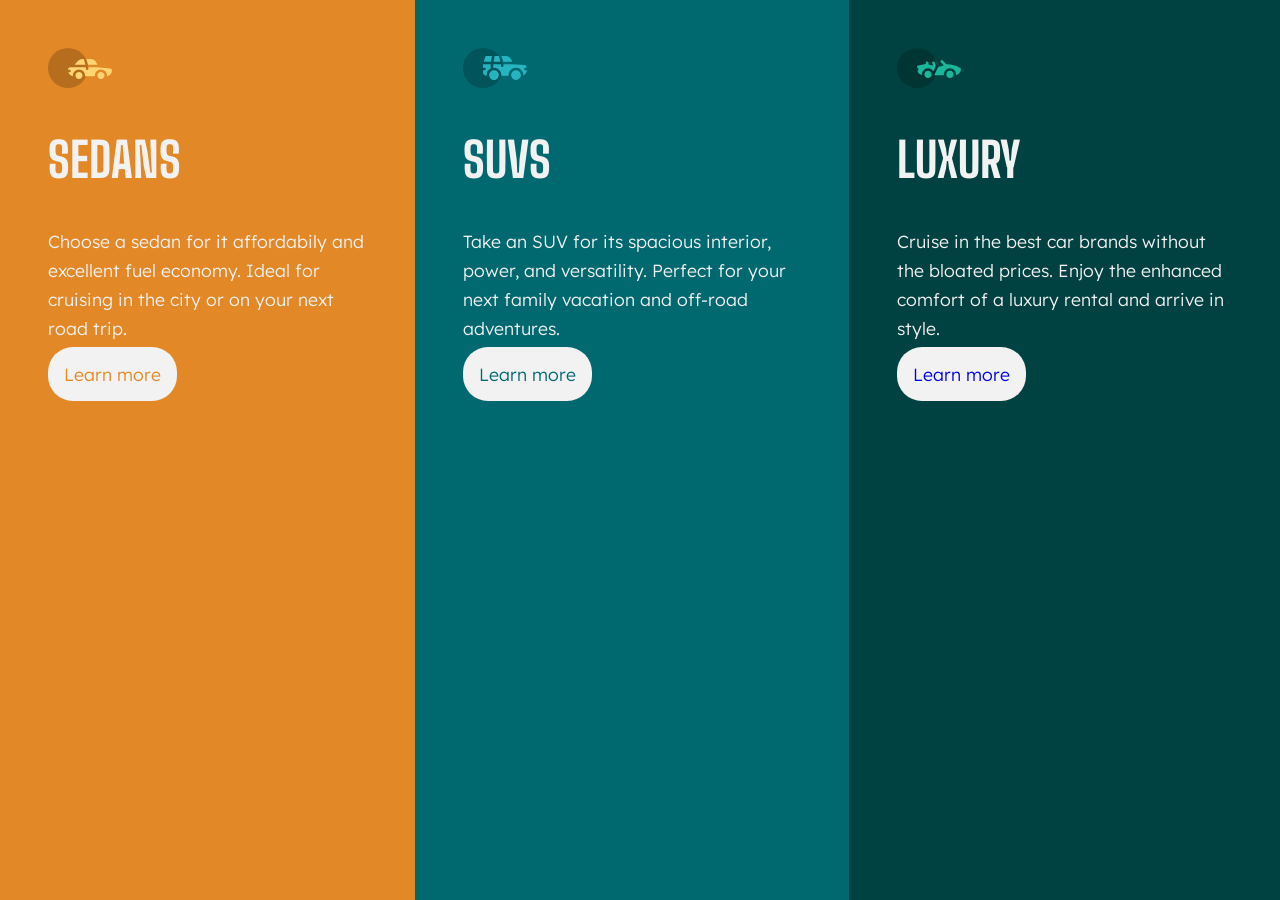
<file: 00_opakovanie_trojstlpcovy_layout/index.html>
<!DOCTYPE html>
<html>
<head>
  <meta charset="UTF-8">
  <meta name="viewport" content="width=device-width, initial-scale=1.0">  
  <link rel="stylesheet" href="assets/css/normalize.css">
  <link rel="stylesheet" href="assets/css/style.css">
  <title>Priezvisko</title>
</head>
<body>

  <main>

    
    <section class="sedans">
      
    <img src="assets/images/icon-sedans.svg" alt="sedans">
    <h2>Sedans</h2> 
    <p>
      Choose a sedan for it affordabily and excellent fuel economy. Ideal for cruising in the city or on your next road trip.
    </p>
    
    <a href="#">Learn more</a>
  </section>

  <section class="suv">
    
    <img src="assets/images/icon-suvs.svg" alt="SUV">
    <h2>SUVS</h2>
    
    <p>
      Take an SUV for its spacious interior, power, and versatility. Perfect for your next family vacation and off-road adventures.
    </p>
    
    <a href="#">Learn more</a>
  </section>
  

  <section class="luxury">

    <img src="assets/images/icon-luxury.svg" alt="Luxury">
    <h2>Luxury</h2>
    <p>
      Cruise in the best car brands without the bloated prices. Enjoy the enhanced comfort of a luxury rental and arrive in style.
    </p>
    
    <a href="#">Learn more</a>
  </section>
</main>
  
</body>
</html>
</file>
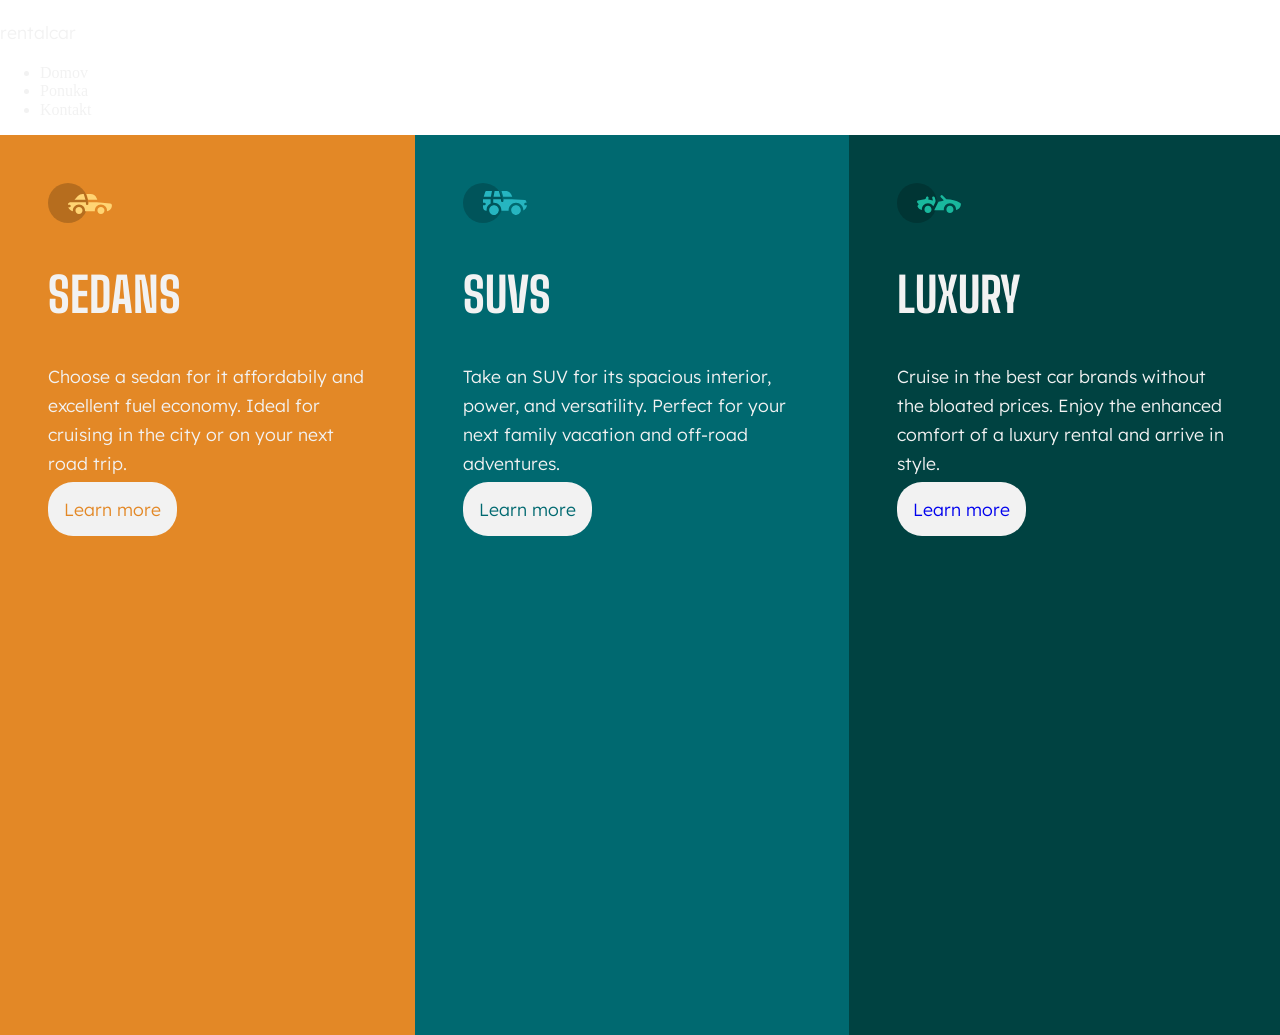
<file: 01_vylepsena_pozicovna/index.html>
<!DOCTYPE html>
<html>
<head>
  <meta charset="UTF-8">
  <meta name="viewport" content="width=device-width, initial-scale=1.0">  
  <link rel="stylesheet" href="assets/css/normalize.css">
  <link rel="stylesheet" href="assets/css/style.css">
  <title>Priezvisko</title>
</head>
<body>

  <header>
    <p>rentalcar</p>

    <nav>
      <ul>
        <li>Domov</li>
        <li>Ponuka</li>
        <li>Kontakt</li>
      </ul>
    </nav>
  </header>

  <main>

    
    <section class="sedans">
      
      <img src="assets/images/icon-sedans.svg" alt="sedans">
      <h2>Sedans</h2> 
      <p>
        Choose a sedan for it affordabily and excellent fuel economy. Ideal for cruising in the city or on your next road trip.
      </p>
      
      <a href="#">Learn more</a>
    </section>

  <section class="suv">
    
    <img src="assets/images/icon-suvs.svg" alt="SUV">
    <h2>SUVS</h2>
    
    <p>
      Take an SUV for its spacious interior, power, and versatility. Perfect for your next family vacation and off-road adventures.
    </p>
    
    <a href="#">Learn more</a>
  </section>
  

  <section class="luxury">

    <img src="assets/images/icon-luxury.svg" alt="Luxury">
    <h2>Luxury</h2>
    <p>
      Cruise in the best car brands without the bloated prices. Enjoy the enhanced comfort of a luxury rental and arrive in style.
    </p>
    
    <a href="#">Learn more</a>
  </section>
</main>
  
</body>
</html>
</file>
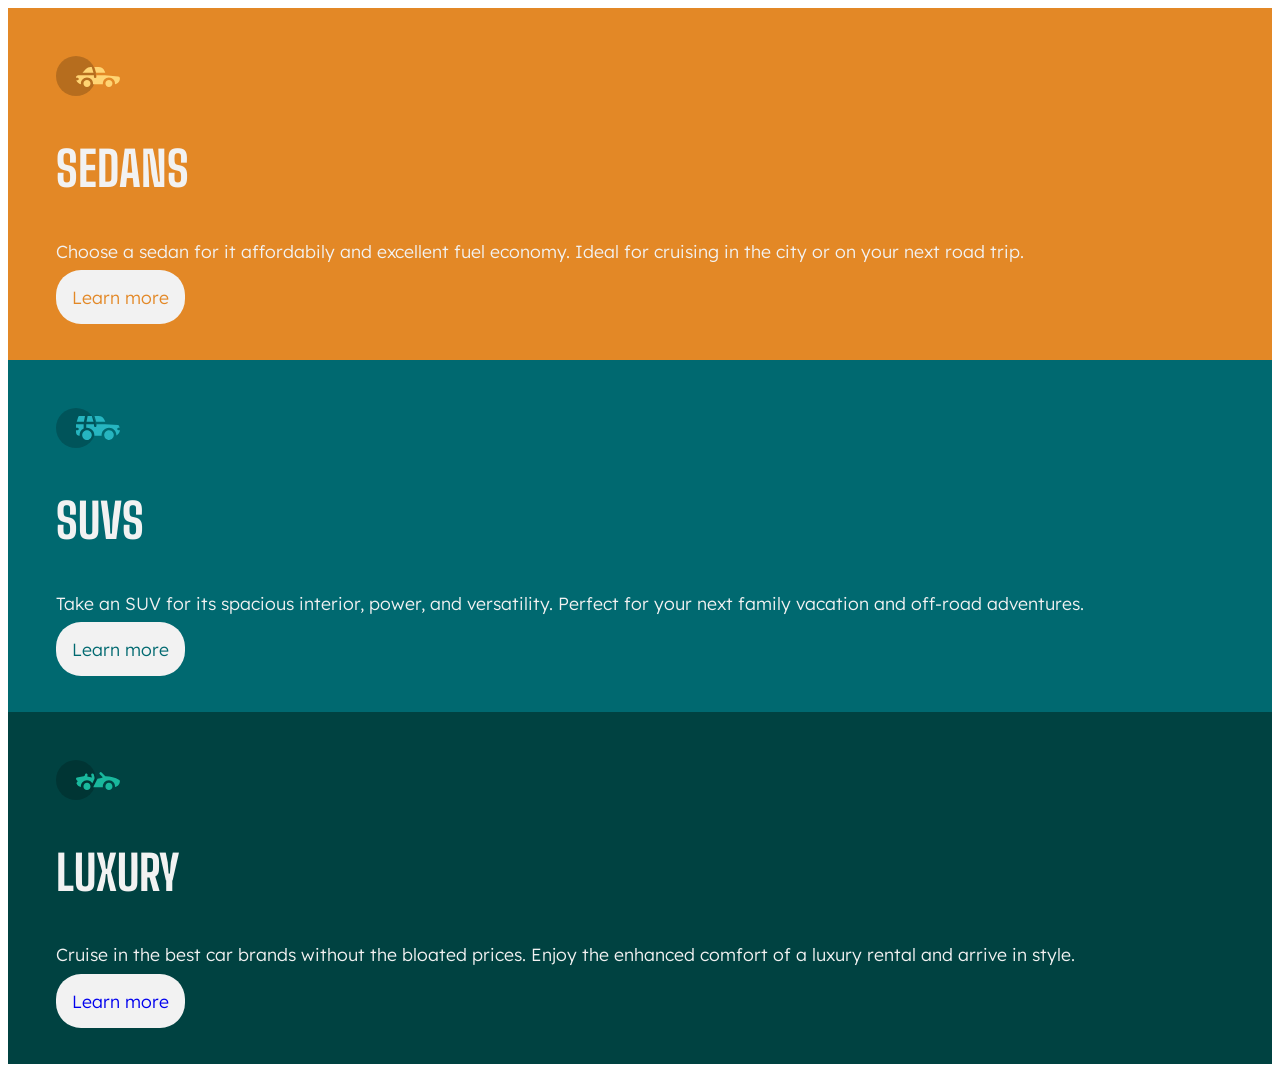
<file: opakovanie_trojstlpcovy_layout/trojstlcovy_layout/index.html>
<!DOCTYPE html>
<html>
<head>
  <meta charset="UTF-8">
  <meta name="viewport" content="width=device-width, initial-scale=1.0">  
  <link rel="stylesheet" href="assets/css/style.css">
  <title>Priezvisko</title>
</head>
<body>

  <section class="sedans">

    <img src="assets/images/icon-sedans.svg" alt="sedans">
    <h2>Sedans</h2> 
    <p>
      Choose a sedan for it affordabily and excellent fuel economy. Ideal for cruising in the city or on your next road trip.
    </p>
    
    <a href="#">Learn more</a>
  </section>

  <section class="suv">
    
    <img src="assets/images/icon-suvs.svg" alt="SUV">
    <h2>SUVS</h2>
    
    <p>
      Take an SUV for its spacious interior, power, and versatility. Perfect for your next family vacation and off-road adventures.
    </p>
    
    <a href="#">Learn more</a>
  </section>


  <section class="luxury">

    <img src="assets/images/icon-luxury.svg" alt="Luxury">
    <h2>Luxury</h2>
    <p>
      Cruise in the best car brands without the bloated prices. Enjoy the enhanced comfort of a luxury rental and arrive in style.
    </p>
    
    <a href="#">Learn more</a>
  </section>
  
</body>
</html>
</file>
<file: 00_opakovanie_trojstlpcovy_layout/assets/css/style.css>
@import url('https://fonts.googleapis.com/css2?family=Big+Shoulders:opsz,wght@10..72,100..900&family=Lexend+Deca:wght@100..900&display=swap');

:root{
  --oranzova: oklch(70.82% 0.1512 61.38);
  --svetla-cyan: oklch(47.37% 0.0807 203.41);
  --tmava-cyan:  oklch(34.38% 0.0589 192.89);

  --transparentna-biela:hsla(0, 0%, 100%, 0.75);
  --svetloseda: hsl(0, 0%, 95%);
}

body{
  color: var(--svetloseda);
}

h2{
  font-family: "Big Shoulders", sans-serif;
  font-size: 3rem;
  text-transform: uppercase;
}

p,a{
  font-family: "Lexend Deca", sans-serif;
  font-size: 1.1rem;
  font-weight: 300;
  line-height: 1.8rem;
}

a{
  padding: 1rem ;
  background-color: var(--svetloseda);
  text-decoration: none;
  border-radius: 25px;
  margin: 4rem 0;
}

.sedans{
  background-color: var(--oranzova);
}

.suv{
  background-color: var(--svetla-cyan);
}

.luxury{
  background-color: var(--tmava-cyan);
}

.sedans a{ 
  color: var(--oranzova);
}

.suv a{
  color: var(--svetla-cyan);
}

a:hover{
  color: var(--svetloseda);
  border: 2px solid var(--transparentna-biela);
}

.sedans a:hover{ 
  background-color: var(--oranzova);
}


.suv a:hover{
  background-color: var(--svetla-cyan);
}

.luxury a:hover{
  background-color: var(--tmava-cyan);
}

section{
  padding: 3rem;
}
 

@media (min-width: 768px){

  main{
    display: flex;
    height: 100vh;
  }
}
</file>
<file: 01_vylepsena_pozicovna/assets/css/style.css>
@import url('https://fonts.googleapis.com/css2?family=Big+Shoulders:opsz,wght@10..72,100..900&family=Lexend+Deca:wght@100..900&display=swap');

:root{
  --oranzova: oklch(70.82% 0.1512 61.38);
  --svetla-cyan: oklch(47.37% 0.0807 203.41);
  --tmava-cyan:  oklch(34.38% 0.0589 192.89);

  --transparentna-biela:hsla(0, 0%, 100%, 0.75);
  --svetloseda: hsl(0, 0%, 95%);
}

body{
  color: var(--svetloseda);
}

h2{
  font-family: "Big Shoulders", sans-serif;
  font-size: 3rem;
  text-transform: uppercase;
}

p,a{
  font-family: "Lexend Deca", sans-serif;
  font-size: 1.1rem;
  font-weight: 300;
  line-height: 1.8rem;
}

a{
  padding: 1rem ;
  background-color: var(--svetloseda);
  text-decoration: none;
  border-radius: 25px;
  margin: 4rem 0;
}

.sedans{
  background-color: var(--oranzova);
}

.suv{
  background-color: var(--svetla-cyan);
}

.luxury{
  background-color: var(--tmava-cyan);
}

.sedans a{ 
  color: var(--oranzova);
}

.suv a{
  color: var(--svetla-cyan);
}

a:hover{
  color: var(--svetloseda);
  border: 2px solid var(--transparentna-biela);
}

.sedans a:hover{ 
  background-color: var(--oranzova);
}


.suv a:hover{
  background-color: var(--svetla-cyan);
}

.luxury a:hover{
  background-color: var(--tmava-cyan);
}

section{
  padding: 3rem;
}
 

@media (min-width: 768px){

  main{
    display: flex;
    height: 100vh;
  }
}
</file>
<file: opakovanie_trojstlpcovy_layout/trojstlcovy_layout/assets/css/style.css>
@import url('https://fonts.googleapis.com/css2?family=Big+Shoulders:opsz,wght@10..72,100..900&family=Lexend+Deca:wght@100..900&display=swap');

:root{
  --oranzova: oklch(70.82% 0.1512 61.38);
  --svetla-cyan: oklch(47.37% 0.0807 203.41);
  --tmava-cyan:  oklch(34.38% 0.0589 192.89);

  --transparentna-biela:hsla(0, 0%, 100%, 0.75);
  --svetloseda: hsl(0, 0%, 95%);
}

body{
  color: var(--svetloseda);
}

h2{
  font-family: "Big Shoulders", sans-serif;
  font-size: 3rem;
  text-transform: uppercase;
}

p,a{
  font-family: "Lexend Deca", sans-serif;
  font-size: 1.1rem;
  font-weight: 300;
  line-height: 1.8rem;
}

a{
  padding: 1rem ;
  background-color: var(--svetloseda);
  text-decoration: none;
  border-radius: 25px;
  margin: 4rem 0;
}

.sedans{
  background-color: var(--oranzova);
}

.suv{
  background-color: var(--svetla-cyan);
}

.luxury{
  background-color: var(--tmava-cyan);
}

.sedans a{ 
  color: var(--oranzova);
}

a:hover{
  color: var(--svetloseda);
  border: 2px solid var(--transparentna-biela);

}

.sedans a:hover{ 
  background-color: var(--oranzova);
}

.suv a{
  color: var(--svetla-cyan);
}

.suv a:hover{
  background-color: var(--svetla-cyan);
}

.luxury a:hover{
  background-color: var(--tmava-cyan);
}

section{
  padding: 3rem;
}
</file>
